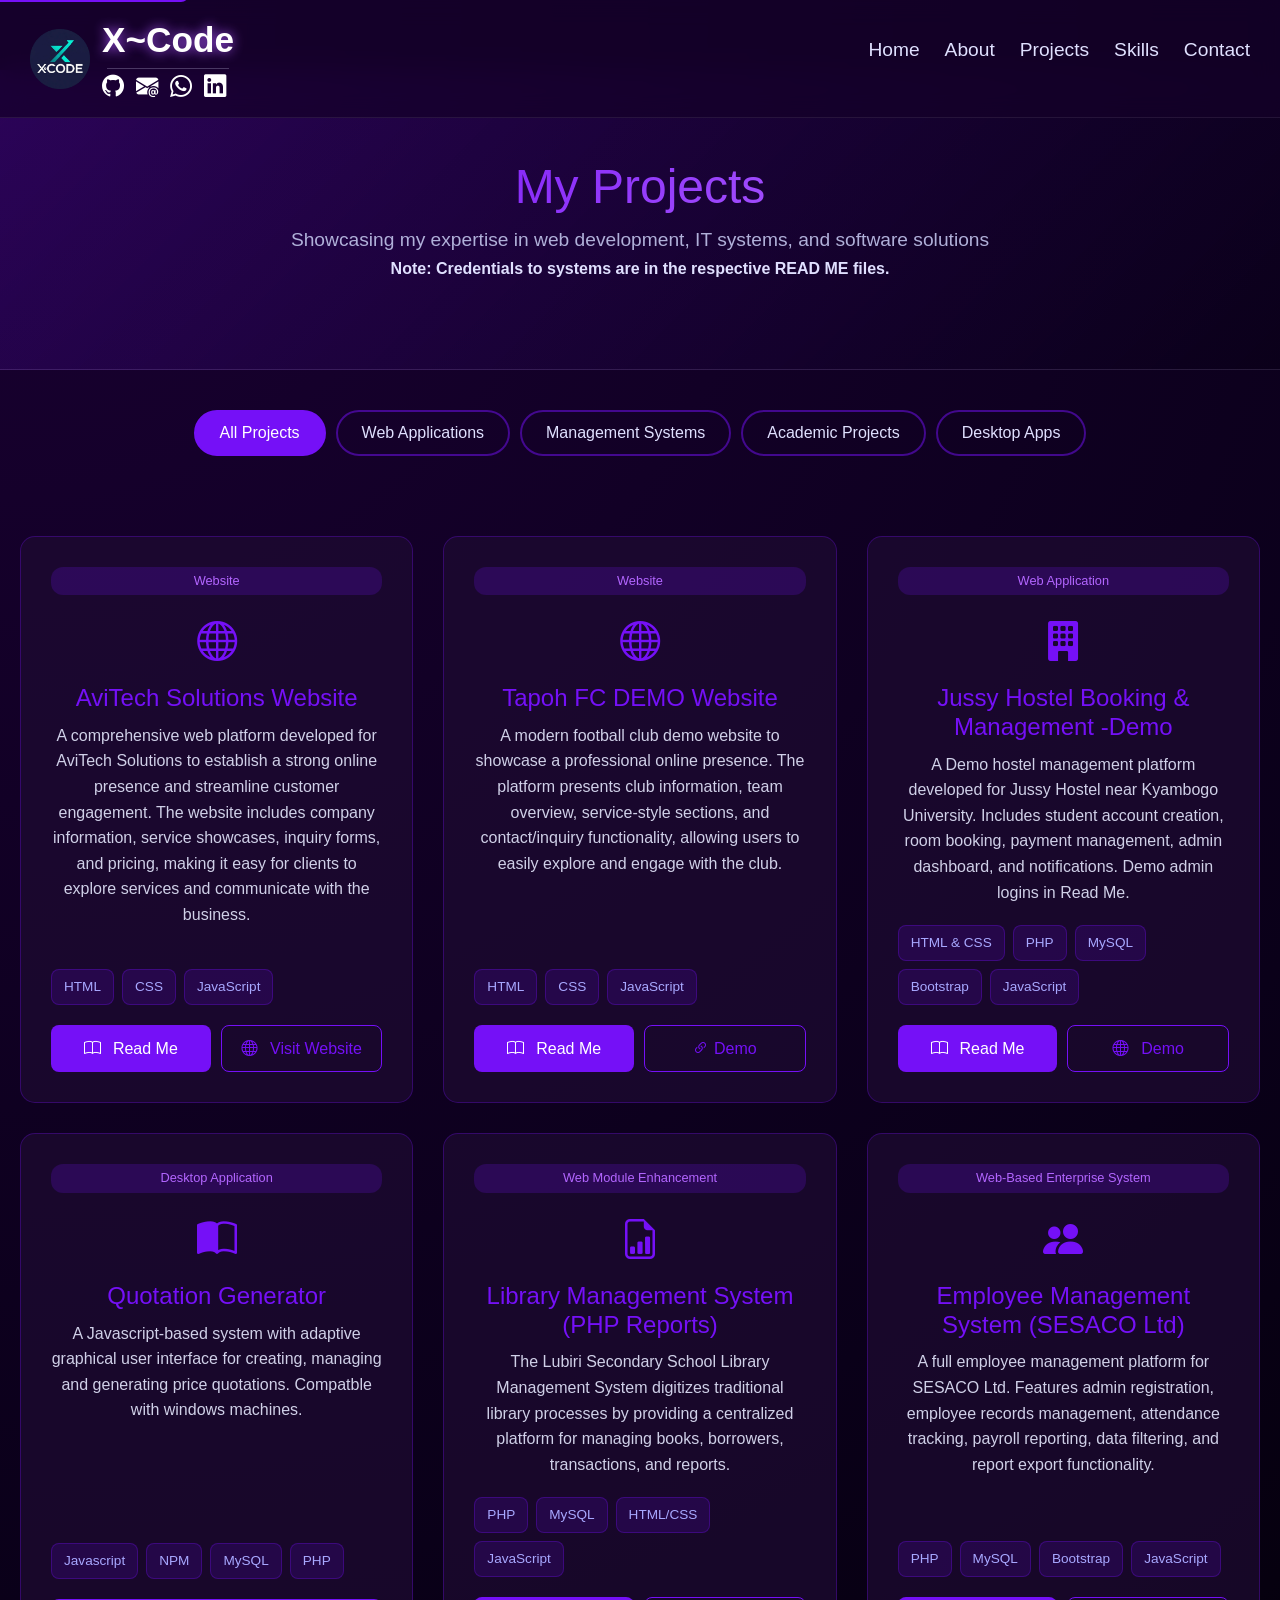
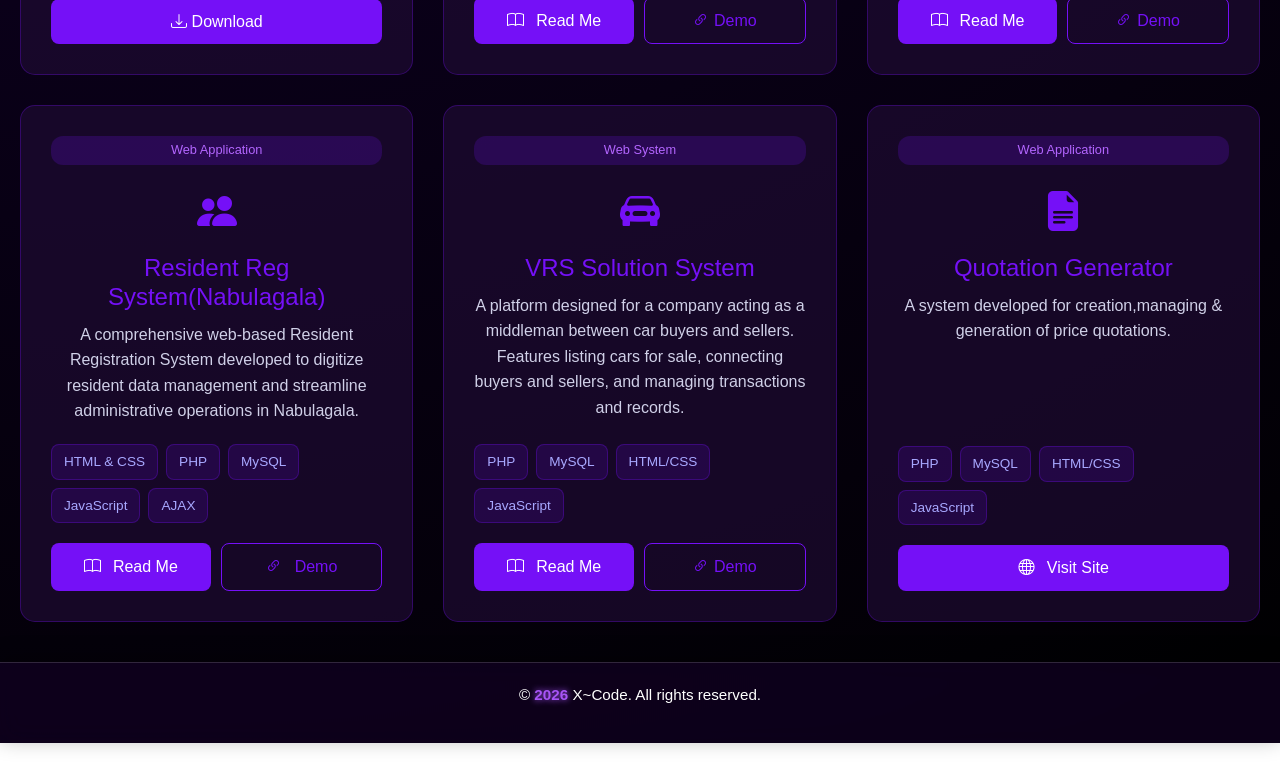
<file: projects.html>
<!DOCTYPE html>
<html lang="en">
<head>

    
    <!-- Google tag (gtag.js) -->
    <script async src="https://www.googletagmanager.com/gtag/js?id=G-0XFN2DS1DX"></script>
    <script>
    window.dataLayer = window.dataLayer || [];
    function gtag(){dataLayer.push(arguments);}
    gtag('js', new Date());

    gtag('config', 'G-0XFN2DS1DX');
    </script>


    <meta charset="UTF-8" />
    <meta http-equiv="X-UA-Compatible" content="IE=edge" />
    <meta name="viewport" content="width=device-width, initial-scale=1, shrink-to-fit=no" />
    <title>Projects – X~Code Portfolio</title>
    <meta name="description" content="Explore the projects of Okiror Allan Etwalu (X~Code). View portfolio of web applications, IT systems, and software development projects." />
    <meta name="keywords" content="Projects, Portfolio, Web Applications, Software Development, IT Systems, Django, PHP, React.js, X~Code" />
    <meta name="author" content="(X~Code)" />
    <meta name="robots" content="index, follow" />

    <meta property="og:title" content="Okiror Allan Etwalu (X~Code) – Web & Software Developer, Network, Security & Biometric Systems Technician" />
    <meta property="og:type" content="website" />
    <meta property="og:url" content="https://xcode-avitech.github.io/xcode-programmer/" />
    <meta property="og:image" content="https://xcode-avitech.github.io/xcode-programmer/images/logo1.png" />
    <meta property="og:description" content="My Portfolio (X~Code), showcasing software development projects and IT expertise." />
    <meta property="og:site_name" content="X~Code Portfolio" />
    
    <meta name="twitter:glass-card" content="summary_large_image" />
    <meta name="twitter:title" content="Okiror Allan Etwalu (X~Code) – Web & Software Developer, Network, Security & Biometric Systems Technician" />
    <meta name="twitter:description" content="Explore the portfolio of Okiror Allan Etwalu (X~Code) – Web & Software Developer, Network, Security & Biometric Systems Technician" />
    <meta name="twitter:image" content="" />
    <meta name="twitter:site" content="@XCode_Prog" />
    <link rel="shortcut icon" href="https://xcode-avitech.github.io/xcode-programmer/images/logo1.png" type="image/png">
    <link rel="icon" href="./images/logo1.png" type="image/png">
    
    <link rel="preconnect" href="https://cdn.jsdelivr.net" crossorigin />
    <link href="https://cdn.jsdelivr.net/npm/bootstrap@5.3.0/dist/css/bootstrap.min.css" rel="stylesheet" />
    <link href="https://cdn.jsdelivr.net/npm/bootstrap-icons@1.10.5/font/bootstrap-icons.css" rel="stylesheet" />
    <link href="https://unpkg.com/boxicons@2.1.4/css/boxicons.min.css" rel="stylesheet">
    <link href="https://cdn.jsdelivr.net/npm/aos@2.3.4/dist/aos.css" rel="stylesheet" />
    <link rel="stylesheet" href="./css/style.css">
    <link rel="stylesheet" href="./css/screen.css">
    <!-- JSON-LD Structured Data for SEO -->
    <script type="application/ld+json">
      {
        "@context": "https://schema.org",
        "@type": "Person",
        "name": "Okiror Allan Etwalu",
        "url": "https://xcode-avitech.github.io/xcode-programmer/",
        "sameAs": [
          "https://github.com/XCode-AviTech",
          "https://www.linkedin.com/in/okiror-allan-etwalu-07251a355",
          "https://x.com/XCode_Prog",
          "https://wa.me/256761275942"
        ],
        "jobTitle": "Web & Software Developer, Network, Security & Biometric Systems Technician",
        "image": "https://xcode-avitech.github.io/xcode-programmer/images/logo1.png",
        "email": "mailto:xcodeprogrammer@hotmail.com",
        "description": "Okiror Allan Etwalu (X~Code) is a passionate software and web developer and security and network systems technician with certification in camera and networks and administration systems."
      }
    </script>
    <script src="./script.js" defer></script>

    <style>
        /* Projects Page Specific Styles */
        .projects-hero {
            background: linear-gradient(135deg, rgba(117, 16, 247, 0.2) 0%, rgba(10, 0, 25, 0.8) 100%);
            padding: 60px 20px;
            text-align: center;
            border-bottom: 1px solid rgba(255, 255, 255, 0.1);
            min-height: 300px;
            display: flex;
            align-items: center;
            justify-content: center;
        }

        .projects-hero h1 {
            font-size: 3rem;
            margin-bottom: 10px;
            background: linear-gradient(135deg, #7510f7, #b366ff);
            -webkit-background-clip: text;
            -webkit-text-fill-color: transparent;
            background-clip: text;
        }

        .projects-hero p {
            font-size: 1.2rem;
            color: #b0b0d9;
            margin: 0;
        }

        .filter-section {
            display: flex;
            gap: 10px;
            justify-content: center;
            flex-wrap: wrap;
            margin: 40px 0;
            padding: 0 20px;
        }

        .filter-btn {
            padding: 8px 24px;
            border: 2px solid rgba(117, 16, 247, 0.5);
            background: transparent;
            color: #e0e0ff;
            border-radius: 25px;
            cursor: pointer;
            transition: all 0.3s ease;
            font-weight: 500;
        }

        .filter-btn:hover,
        .filter-btn.active {
            background: #7510f7;
            border-color: #7510f7;
            color: white;
        }

        .projects-container {
            display: grid;
            grid-template-columns: repeat(auto-fill, minmax(350px, 1fr));
            gap: 30px;
            padding: 40px 20px;
            max-width: 1400px;
            margin: 0 auto;
        }

        .project-card {
            background: rgba(30, 10, 50, 0.7);
            border: 1px solid rgba(117, 16, 247, 0.3);
            border-radius: 15px;
            padding: 30px;
            transition: all 0.3s ease;
            display: flex;
            flex-direction: column;
            position: relative;
            overflow: hidden;
        }

        .project-card::before {
            content: '';
            position: absolute;
            top: 0;
            left: -100%;
            width: 100%;
            height: 100%;
            background: linear-gradient(90deg, transparent, rgba(117, 16, 247, 0.1), transparent);
            transition: left 0.5s ease;
        }

        .project-card:hover::before {
            left: 100%;
        }

        .project-card:hover {
            transform: translateY(-8px);
            border-color: #7510f7;
            box-shadow: 0 10px 30px rgba(117, 16, 247, 0.2);
        }

        .project-card h3 {
            color: #7510f7;
            font-size: 1.5rem;
            margin-bottom: 10px;
        }

        .project-card .category {
            display: inline-block;
            font-size: 0.8rem;
            color: #b366ff;
            background: rgba(117, 16, 247, 0.2);
            padding: 4px 12px;
            border-radius: 12px;
            margin-bottom: 15px;
        }

        .project-card p {
            color: #d0d0e8;
            margin-bottom: 20px;
            flex-grow: 1;
        }

        .tech-stack {
            display: flex;
            flex-wrap: wrap;
            gap: 8px;
            margin-bottom: 20px;
        }

        .tech-tag {
            font-size: 0.85rem;
            background: rgba(117, 16, 247, 0.15);
            color: #a8a8ff;
            padding: 6px 12px;
            border-radius: 8px;
            border: 1px solid rgba(117, 16, 247, 0.3);
        }

        .project-links {
            display: flex;
            gap: 10px;
            margin-top: auto;
        }

        .project-links a {
            flex: 1;
            padding: 10px;
            border-radius: 8px;
            text-align: center;
            text-decoration: none;
            transition: all 0.3s ease;
            font-weight: 500;
            display: flex;
            align-items: center;
            justify-content: center;
            gap: 5px;
        }

        .btn-primary-custom {
            background: #7510f7;
            color: white;
        }

        .btn-primary-custom:hover {
            background: #9533ff;
            color: white;
        }

        .btn-secondary-custom {
            background: transparent;
            color: #7510f7;
            border: 1px solid #7510f7;
        }

        .btn-secondary-custom:hover {
            background: #7510f7;
            color: white;
        }

        .empty-state {
            text-align: center;
            padding: 60px 20px;
            color: #b0b0d9;
        }

        .empty-state i {
            font-size: 4rem;
            margin-bottom: 20px;
            color: #7510f7;
        }

        @media (max-width: 768px) {
            .projects-hero h1 {
                font-size: 2rem;
            }

            .projects-container {
                grid-template-columns: 1fr;
                padding: 20px 15px;
            }

            .filter-section {
                margin: 30px 0;
            }
        }
    </style>
</head>
<body>
    <!-- Skip to Main Content Link -->
    <a href="#main-content" class="skip-to-content">Skip to main content</a>

    <header>
    <nav id="navbar" class="navbar" aria-label="Main navigation">
      <div class="logo d-flex align-items-center">
        <img src="./images/logo1.png" alt="X~Code Logo">
        <div class="info">
          <a class="navbar-brand" href="index.html">X~Code</a>
          <hr class="divider" aria-hidden="true">
          <div class="social d-flex" aria-label="Social media links">
            <a href="https://github.com/XCode-AviTech" target="_blank" rel="noopener noreferrer" title="View Github"><i class="bi bi-github" aria-hidden="true"></i></a>
            <a href="mailto:xcodeprogrammer@hotmail.com" title="Email Me"><i class="bi bi-envelope-at-fill" aria-hidden="true"></i></a>
            <a href="https://wa.me/256761275942" target="_blank" rel="noopener noreferrer" title="WhatsApp Me"><i class="bi bi-whatsapp" aria-hidden="true"></i></a>
            <a href="https://www.linkedin.com/in/okiror-allan-etwalu-07251a355" target="_blank" rel="noopener noreferrer" title="LinkedIn Profile"><i class="bi bi-linkedin" aria-hidden="true"></i></a>
          </div>
        </div>
      </div>

      <button id="menu-btn" class="toggle" onclick="openMenu()" title="Open Menu">
        <i class="bi bi-list"></i>
      </button>

      <button id="close-btn" class="toggle" onclick="closeMenu()" title="Close Menu">
        <i class="bi bi-x"></i>
      </button>
     
      <ul class="nav-items" id="navbarNav">
        <li class="nav-item"><a class="nav-link" href="index.html">Home</a></li>
        <li class="nav-item"><a class="nav-link" href="index.html#about">About</a></li>
        <li class="nav-item"><a class="nav-link active" href="projects.html">Projects</a></li>
        <li class="nav-item"><a class="nav-link" href="index.html#skills">Skills</a></li>
        <li class="nav-item"><a class="nav-link" href="index.html#contact">Contact</a></li>
      </ul>
    </nav>
    </header>

    <main id="main-content">
        <!-- Hero Section -->
        <section class="projects-hero">
            <div>
                <h1>My Projects</h1>
                <p>Showcasing my expertise in web development, IT systems, and software solutions</p>
                <b class="mute">Note: Credentials to systems are in the respective READ ME files.</b>
            </div>
        </section>

        <!-- Filter Section -->
        <section class="filter-section">
            <button class="filter-btn active" data-filter="all">All Projects</button>
            <button class="filter-btn" data-filter="web">Web Applications</button>
            <button class="filter-btn" data-filter="system">Management Systems</button>
            <button class="filter-btn" data-filter="academic">Academic Projects</button>
            <button class="filter-btn" data-filter="desktop">Desktop Apps</button>
        </section>

        <!-- Projects Grid -->
        <section class="projects-container" data-aos="fade-up">
            
            <!-- AviTech Solutions Website -->
            <article class="project-card" data-category="web">
                <span class="category">Website</span>
                <i class="bi bi-globe" style="font-size: 2.5rem; color: #7510f7; margin-bottom: 10px;"></i>
                <h3>AviTech Solutions Website</h3>
                <p>A comprehensive web platform developed for AviTech Solutions to establish a strong online presence and streamline customer engagement. The website includes company information, service showcases, inquiry forms, and pricing, making it easy for clients to explore services and communicate with the business.</p>
                <div class="tech-stack">
                    <span class="tech-tag">HTML</span>
                    <span class="tech-tag">CSS</span>
                    <span class="tech-tag">JavaScript</span>
                </div>
                 <div class="project-links">
                     <a href="https://xcode-avitech.github.io/AviTech-Solutions/README.md" target="_blank" rel="noopener noreferrer" class="btn-primary-custom">
                        <i class="bi bi-book me-2"></i>Read Me
                    </a>
                    <a href="https://xcode-avitech.github.io/AviTech-Solutions/" target="_blank" rel="noopener noreferrer" class="btn-secondary-custom">
                        <i class="bi bi-globe me-2"></i>Visit Website
                    </a>
                </div>
            </article>

            
            <!-- Tapoh FC DEMO Website -->
            <article class="project-card" data-category="web">
                <span class="category">Website</span>
                <i class="bi bi-globe" style="font-size: 2.5rem; color: #7510f7; margin-bottom: 10px;"></i>
                <h3>Tapoh FC DEMO Website</h3>
                <p>
                    A modern football club demo website to showcase a professional online presence.
                    The platform presents club information, team overview, service-style sections, and contact/inquiry functionality,
                    allowing users to easily explore and engage with the club.
                </p>
                <div class="tech-stack">
                    <span class="tech-tag">HTML</span>
                    <span class="tech-tag">CSS</span>
                    <span class="tech-tag">JavaScript</span>
                </div>
                 <div class="project-links">
                     <a href="https://xcode-avitech.github.io/Tapoh-Fc/README.md" target="_blank" rel="noopener noreferrer" class="btn-primary-custom">
                        <i class="bi bi-book me-2"></i>Read Me
                    </a>
                    <a href="https://xcode-avitech.github.io/Tapoh-Fc/" target="_blank" rel="noopener noreferrer" class="btn-secondary-custom">
                        <i class="bi bi-link-45deg"></i>Demo
                    </a>
                </div>
            </article>

            <!-- Jussy Hostel Booking and Management System -->
            <article class="project-card" data-category="web">
                <span class="category">Web Application</span>
                <i class="bi bi-building-fill" style="font-size: 2.5rem; color: #7510f7; margin-bottom: 10px;"></i>
                <h3>Jussy Hostel Booking & Management -Demo</h3>
                <p>A Demo hostel management platform developed for Jussy Hostel near Kyambogo University. Includes student account creation, room booking, payment management, admin dashboard, and notifications. Demo admin logins in Read Me.</p>
                <div class="tech-stack">
                    <span class="tech-tag">HTML & CSS</span>
                    <span class="tech-tag">PHP</span>
                    <span class="tech-tag">MySQL</span>
                    <span class="tech-tag">Bootstrap</span>
                    <span class="tech-tag">JavaScript</span>
                </div>
                <div class="project-links">
                    <a href="https://hostel.unaux.com/readme.md" target="_blank" rel="noopener noreferrer" class="btn-primary-custom">
                        <i class="bi bi-book me-2"></i>Read Me
                    </a>
                    <a href="https://hostel.unaux.com" class="btn-secondary-custom">
                        <i class="bi bi-globe me-2"></i>Demo
                    </a>
                </div>
            </article>

            <!-- Quotation Generator -->
            <article class="project-card" data-category="desktop">
                <span class="category">Desktop Application</span>
                <i class="bi bi-book-half" style="font-size: 2.5rem; color: #7510f7; margin-bottom: 10px;"></i>
                <h3>Quotation Generator</h3>
                <p>A Javascript-based system with adaptive graphical user interface for creating, managing and generating price quotations. Compatble with windows machines.</p>
                <div class="tech-stack">
                    <span class="tech-tag">Javascript</span>
                    <span class="tech-tag">NPM</span>
                    <span class="tech-tag">MySQL</span>
                    <span class="tech-tag">PHP</span>
                </div>
                <div class="project-links">
                    <a href="https://drive.google.com/file/d/1L1x8s_Cf7vyI4SuR5k2rFulet_l35c-X/view?usp=drive_link" target="_blank" rel="noopener noreferrer" class="btn-primary-custom">
                        <i class="bi bi-download"></i> Download
                    </a>
                </div>
            </article>

            <!-- Library Management System -->
            <article class="project-card" data-category="system">
                <span class="category">Web Module Enhancement</span>
                <i class="bi bi-file-earmark-bar-graph" style="font-size: 2.5rem; color: #7510f7; margin-bottom: 10px;"></i>
                <h3>Library Management System (PHP Reports)</h3>
                <p>The Lubiri Secondary School Library Management System digitizes traditional library processes by providing a centralized platform for managing books, borrowers, transactions, and reports.
</p>
                <div class="tech-stack">
                    <span class="tech-tag">PHP</span>
                    <span class="tech-tag">MySQL</span>
                    <span class="tech-tag">HTML/CSS</span>
                    <span class="tech-tag">JavaScript</span>
                </div>
                <div class="project-links">
                    <a href="https://library.unaux.com/readme.md" target="_blank" rel="noopener noreferrer" class="btn-primary-custom">
                        <i class="bi bi-book me-2"></i>Read Me
                    </a>
                    <a href="https://library.unaux.com" class="btn-secondary-custom">
                        <i class="bi bi-link-45deg"></i>Demo
                    </a>
                </div>
            </article>

            <!-- Employee Management System (SESACO Ltd) -->
            <article class="project-card" data-category="system">
                <span class="category">Web-Based Enterprise System</span>
                <i class="bi bi-people-fill" style="font-size: 2.5rem; color: #7510f7; margin-bottom: 10px;"></i>
                <h3>Employee Management System (SESACO Ltd)</h3>
                <p>A full employee management platform for SESACO Ltd. Features admin registration, employee records management, attendance tracking, payroll reporting, data filtering, and report export functionality.</p>
                <div class="tech-stack">
                    <span class="tech-tag">PHP</span>
                    <span class="tech-tag">MySQL</span>
                    <span class="tech-tag">Bootstrap</span>
                    <span class="tech-tag">JavaScript</span>
                </div>
                <div class="project-links">
                    <a href="https://sesaco.unaux.com/readme.md" target="_blank" rel="noopener noreferrer" class="btn-primary-custom">
                        <i class="bi bi-book me-2"></i>Read Me
                    </a>
                    <a href="https://sesaco.unaux.com" class="btn-secondary-custom">
                        <i class="bi bi-link-45deg"></i>Demo
                    </a>
                </div>
            </article>

            <!-- Resident Reg System(Nabulagala) -->
            <article class="project-card" data-category="web">
                <span class="category">Web Application</span>
                <i class="bi bi-people-fill" style="font-size: 2.5rem; color: #7510f7; margin-bottom: 10px;"></i>
                <h3>Resident Reg System(Nabulagala)</h3>
                <p> A comprehensive web-based Resident Registration System developed to digitize resident data management and 
                    streamline administrative operations in Nabulagala.</p>
                <div class="tech-stack">
                    <span class="tech-tag">HTML & CSS</span>
                    <span class="tech-tag">PHP</span>
                    <span class="tech-tag">MySQL</span>
                    <span class="tech-tag">JavaScript</span>
                    <span class="tech-tag">AJAX</span>
                </div>
                <div class="project-links">
                    <a href="https://rrs.unaux.com/readme.md" target="_blank" rel="noopener noreferrer" class="btn-primary-custom">
                        <i class="bi bi-book me-2"></i>Read Me
                    </a>
                    <a href="https://rrs.unaux.com" target="_blank" rel="noopener noreferrer" class="btn-secondary-custom">
                        <i class="bi bi-link-45deg me-2"></i>Demo
                    </a>
                </div>
            </article>

            <!-- VRS Solution System (Car Marketplace Platform) -->
            <article class="project-card" data-category="web">
                <span class="category">Web System</span>
                <i class="bi bi-car-front-fill" style="font-size: 2.5rem; color: #7510f7; margin-bottom: 10px;"></i>
                <h3>VRS Solution System</h3>
                <p>A platform designed for a company acting as a middleman between car buyers and sellers. Features listing cars for sale, connecting buyers and sellers, and managing transactions and records.</p>
                <div class="tech-stack">
                    <span class="tech-tag">PHP</span>
                    <span class="tech-tag">MySQL</span>
                    <span class="tech-tag">HTML/CSS</span>
                    <span class="tech-tag">JavaScript</span>
                </div>
                <div class="project-links">
                    <a href="https://vrsoln.unaux.com/readme.md" target="_blank" rel="noopener noreferrer" class="btn-primary-custom">
                        <i class="bi bi-book me-2"></i>Read Me
                    </a>
                    <a href="https://vrsoln.unaux.com" class="btn-secondary-custom">
                        <i class="bi bi-link-45deg"></i> Demo
                    </a>
                </div>
            </article>

            <!-- Quotation generator -->
            <article class="project-card" data-category="web">
                <span class="category">Web Application</span>
                <i class="bi bi-file-earmark-text-fill" style="font-size: 2.5rem; color: #7510f7; margin-bottom: 10px;"></i>
                <h3>Quotation Generator</h3>
                <p>A system developed for creation,managing & generation of price quotations.</p>
                <div class="tech-stack">
                    <span class="tech-tag">PHP</span>
                    <span class="tech-tag">MySQL</span>
                    <span class="tech-tag">HTML/CSS</span>
                    <span class="tech-tag">JavaScript</span>
                </div>
                <div class="project-links">
                    <a href="https://quotationgenerator.unaux.com" target="_blank" rel="noopener noreferrer" class="btn-primary-custom">
                        <i class="bi bi-globe me-2"></i>Visit Site
                    </a>
                </div>
            </article>
        </section>
    </main>

    <footer>
        <p>&copy; <span id="year"></span> X~Code. All rights reserved.</p>
    </footer>

    <script src="https://cdn.jsdelivr.net/npm/bootstrap@5.3.0/dist/js/bootstrap.bundle.min.js" crossorigin="anonymous"></script>
    <script src="https://cdn.jsdelivr.net/npm/aos@2.3.4/dist/aos.js"></script>
    
    <script>
        // Initialize AOS
        AOS.init({
            duration: 800,
            easing: 'ease-in-out',
            once: true
        });

        // Project Filter Functionality
        const filterBtns = document.querySelectorAll('.filter-btn');
        const projectCards = document.querySelectorAll('.project-card');

        filterBtns.forEach(btn => {
            btn.addEventListener('click', () => {
                // Remove active class from all buttons
                filterBtns.forEach(b => b.classList.remove('active'));
                // Add active class to clicked button
                btn.classList.add('active');

                const filter = btn.getAttribute('data-filter');

                projectCards.forEach(card => {
                    if (filter === 'all' || card.getAttribute('data-category') === filter) {
                        card.style.display = 'block';
                        setTimeout(() => {
                            card.style.opacity = '1';
                            card.style.transform = 'scale(1)';
                        }, 10);
                    } else {
                        card.style.opacity = '0';
                        card.style.transform = 'scale(0.9)';
                        setTimeout(() => {
                            card.style.display = 'none';
                        }, 300);
                    }
                });
            });
        });

        // Update footer year
        document.getElementById('year').textContent = new Date().getFullYear();
    </script>
</body>
</html>
</file>
<file: css/style.css>
* {
  margin: 0;
  padding: 0;
  box-sizing: border-box;
}

/* Skip to Content Link */
.skip-to-content {
  position: absolute;
  top: -40px;
  left: 0;
  background: #7510f7;
  color: white;
  padding: 8px 16px;
  text-decoration: none;
  border-radius: 0 0 8px 0;
  z-index: 10000;
  font-weight: 600;
}

.skip-to-content:focus {
  top: 0;
}

html {
  scroll-behavior: smooth;
}

body {
  font-family: 'Segoe UI', Tahoma, Geneva, Verdana, sans-serif;
  background: radial-gradient(circle at top left, #1a0033, #0a0019 60%, #000 100%);
  color: #e0e0ff;
  line-height: 1.6;
  width: 100vw;
  overflow-x: hidden;
  padding-top: 70px;
}

/* Navbar Container */
.navbar {
  background: rgba(20, 0, 40, 0.7);
  -webkit-backdrop-filter: blur(12px);
  backdrop-filter: blur(12px);
  border-bottom: 1px solid rgba(255, 255, 255, 0.08);
  padding: 12px 30px;
  display: flex;
  align-items: center;
  justify-content: space-between;
  position: fixed;
  top: 0;
  width: 100%;
  z-index: 1000;
  transition: background 0.3s ease, padding 0.3s ease;
}

/* Logo Section */
.navbar .logo {
  display: flex;
  align-items: center;
  gap: 12px;
}

.navbar .logo img {
  height: 60px;
  width: 60px;
  border-radius: 8px;
}

/* Brand Name */
.navbar .navbar-brand {
  font-size: 2.2rem;
  font-weight: 700;
  color: #fff;
  text-decoration: none;
  text-shadow: 0 0 12px #a855f7;
  transition: 0.3s;
  padding: 0;
  margin: 0;
}

.navbar .navbar-brand:hover {
  color: #f0f;
  text-shadow: 0 0 15px #ff00ff;
}

hr.divider{
  margin: 0 5px;
  padding: 0;

}

/* Social Links */

.navbar .social{
  margin: 0;
  padding: 0;
  width: 100%;
  justify-content: space-between;
}

.navbar .social a {
  color: #fff;
  font-size: 1.4rem;
  margin-right: 8px;
  transition: color 0.3s, transform 0.3s;
}

.navbar .social a:hover {
  color: #a855f7;
  transform: scale(1.2);
}

/* Nav Links */
.navbar .nav-items {
  display: flex;
  gap: 25px;

  li{
    list-style: none;
  }
}

.navbar .nav-link{
  color: #e0e0ff;
  font-size: 1.2rem;
  font-weight: 500;
  position: relative;
  text-decoration: none;
  transition: 0.3s;
}

.navbar .nav-link::after {
  content: '';
  position: absolute;
  width: 0;
  height: 2px;
  bottom: -4px;
  left: 0;
  background-color: #a855f7;
  transition: width 0.3s ease;
}

.navbar .navbar-toggler:hover, .navbar .nav-link:hover {
  color: #a855f7;
}

.navbar .nav-link:hover::after {
  width: 100%;
}

.navbar .nav-link.active {
  color: #a855f7;
}

.navbar .nav-link.active::after {
  width: 100%;
}

.navbar .toggle{
  display: none;
  background: none;
  padding: 0 5px;
  border: 0.2px solid #e0e0ff;
  border-radius: 5px;
  color: #e0e0ff;
  transition: 0.3s ease-in-out;

  i{
    font-size: 1.6rem;
  }
}

.navbar .toggle:hover{
  color: #a855f7;
  border: 0.2px solid #a855f7;
}

/* Hero Section */
.hero {
  position: relative;
  width: 100%;
  min-height: 100vh;
  display: flex;
  align-items: center;
  justify-content: center;
  color: #fff;
  overflow: hidden;
  background: linear-gradient(135deg, #1a1a2e, #0d0d1a);
  padding: 20px;
  padding-top: 100px;
}

.hero-overlay {
  position: absolute;
  top: 0;
  left: 0;
  width: 100%;
  height: 100%;
  background: rgba(20, 0, 40, 0.5);
  -webkit-backdrop-filter: blur(8px);
  backdrop-filter: blur(8px);
  z-index: 1;
}

.hero-content {
  position: relative;
  z-index: 2;
  display: flex;
  flex-direction: column;
  align-items: center;
  width: 90%;
  text-align: center;
  padding: 40px 30px;
  background: linear-gradient(135deg, rgba(255,255,255,0.05), rgba(168,85,247,0.05));
  border-radius: 16px;
  height: 100%;
  animation: fadeIn 1s ease forwards;
  box-shadow: 0 8px 30px rgba(0, 0, 0, 0.3);
  -webkit-backdrop-filter: blur(12px);
  backdrop-filter: blur(12px);
  border: 1px solid rgba(255, 255, 255, 0.15);
}

.hero-content:hover {
  background: rgba(255, 255, 255, 0.08);
  box-shadow: 0 12px 40px rgba(168, 85, 247, 0.3);
}

.pic-glow {
  position: relative;
  width: 180px;
  height: 180px;
  border-radius: 50%;
  display: flex;
  align-items: center;
  justify-content: center;
  margin-bottom: 25px;
}

.pic-glow::before {
  content: '';
  position: absolute;
  inset: 0;
  border-radius: 50%;
  padding: 5px;
  background: conic-gradient(#a855f7, #ff00ff, #a855f7, #ff00ff);
  z-index: -1;
  animation: rotateGlow 3s linear infinite;
  filter: blur(8px);
}

.pic-wrap {
  width: 100%;
  height: 100%;
  border-radius: 50%;
  overflow: hidden;
  background: rgba(255,255,255,0.05);
}

.profile-pic {
  width: 100%;
  height: 100%;
  object-fit: fill;
  border-radius: 50%;
  display: block;
}

.hero-content h1 {
  font-size: 2.8rem;
  font-weight: 700;
  margin-bottom: 10px;
  text-shadow: 0 0 12px #a855f7;
}

.hero-content h2 {
  font-size: 1.6rem;
  font-weight: 500;
  margin-bottom: 20px;
  color: #ddd;
  text-shadow: 0 0 10px #a855f7;
}

.hero-content .tagline {
  font-size: 1.2rem;
  line-height: 1.8;
  max-width: 700px;
  margin-bottom: 30px;
  color: #ccc;
}

.hero-content .buttons {
  display: flex;
  gap: 20px;
  justify-content: center;
  flex-wrap: wrap;
}

.hero-content .btn {
  display: flex;
  align-items: center;
  gap: 10px;
  padding: 12px 25px;
  font-weight: 600;
  border-radius: 14px;
  border: 0.2px solid transparent;
  text-decoration: none;
  transition: 0.3s ease;
  -webkit-backdrop-filter: blur(6px);
  backdrop-filter: blur(6px);
  background: rgba(255,255,255,0.05);
  border-color: #d5aefa;
  color: #fff;
  box-shadow: 0 4px 25px rgba(168,85,247,0.3);
}

.hero-content .btn:hover {
  background: rgba(168,85,247,0.3);
  border-color: #a855f7;
  transform: translateY(-3px);
  box-shadow: 0 8px 30px rgba(168,85,247,0.6);
}

@keyframes rotateGlow {
  0% { transform: rotate(0deg); }
  100% { transform: rotate(360deg); }
}

@keyframes fadeIn {
  from { opacity: 0; transform: translateY(20px); }
  to { opacity: 1; transform: translateY(0); }
}


/* Sections */

section {
  padding: 120px 20px 20px 20px;
  text-align: center;
  height: fit-content;
}

section h2 {
  font-size: 2rem;
  margin-bottom: 20px;
  color: #fff;
  text-shadow: 0 0 10px #7c3aed;
}

/* ===================== About Section ===================== */

.about {
  background: linear-gradient(135deg, #1a1a2e, #0d0d1a);
  color: #fff;
}

.about-container h2 {
  text-align: center;
  font-size: 2.5rem;
  margin-bottom: 50px;
  color: #a855f7;
  text-shadow: 0 0 10px #a855f7;
}

.about-container .row {
  display: flex;
  gap: 20px;
  flex-wrap: wrap;
  justify-content: center;

  .col {
    flex: 1;
  }

}

.about .glass-card, .about .glass-glass-card {
  background: rgba(255,255,255,0.05);
  -webkit-backdrop-filter: blur(12px);
  backdrop-filter: blur(12px);
  border-radius: 16px;
  width: 100%;
  padding: 25px 20px;
  margin-bottom: 20px;
  box-shadow: 0 8px 25px rgba(0,0,0,0.3);
  border: 1px solid rgba(255,255,255,0.15);
  transition: transform 0.3s ease, box-shadow 0.3s ease, border-color 0.3s ease;
}

.about .glass-card:hover, .about .glass-glass-card:hover {
  transform: translateY(-5px);
  box-shadow: 0 12px 35px rgba(168,85,247,0.4);
  border-color: rgba(168,85,247,0.25);
}

.about .glass-card-header, .about .glass-glass-card h4 {
  display: flex;
  align-items: center;
  gap: 10px;
  font-size: 1.2rem;
  font-weight: 600;
  color: #a855f7;
  margin-bottom: 15px;
}

.about .glass-card-header i, .about .glass-glass-card h4 i {
  font-size: 1.5rem;
}

.about .glass-card-body, .about .glass-glass-card p {
  font-size: 1rem;
  line-height: 1.6;
  color: #ddd;
}

.about .glass-glass-card hr {
  border: 0;
  height: 1px;
  background: rgba(168,85,247,0.4);
  margin: 15px 0;
}

.about .training-cards {
  display: flex;
  flex-wrap: wrap;
  gap: 15px;
  margin-top: 15px;
  justify-content: center;
}

.about .training-card {
  flex: 1 1 200px;
  background: rgba(255,255,255,0.07);
  -webkit-backdrop-filter: blur(8px);
  backdrop-filter: blur(8px);
  border-radius: 12px;
  padding: 15px;
  text-align: center;
  box-shadow: 0 6px 20px rgba(0,0,0,0.25);
  transition: transform 0.3s ease, box-shadow 0.3s ease, border-color 0.3s ease;
  border: 1px solid rgba(255,255,255,0.12);
}

.about .training-card:hover {
  transform: translateY(-5px);
  box-shadow: 0 10px 30px rgba(168,85,247,0.35);
  border-color: rgba(168,85,247,0.25);
}

.about .training-card i {
  font-size: 2rem;
  color: #a855f7;
  margin-bottom: 10px;
}

.about .training-card h5 {
  font-size: 1.1rem;
  margin-bottom: 8px;
  color: #fff;
}

.about .training-card p {
  font-size: 0.95rem;
  color: #ccc;
  line-height: 1.4;
}

.about .choose-me-cards {
  display: flex;
  flex-wrap: wrap;
  gap: 15px;
  margin-top: 15px;
  justify-content: center;
}

.about .choose-me-card {
  flex: 1 1 200px;
  background: rgba(255,255,255,0.07);
  -webkit-backdrop-filter: blur(8px);
  backdrop-filter: blur(8px);
  border-radius: 12px;
  padding: 15px;
  text-align: center;
  box-shadow: 0 6px 20px rgba(0,0,0,0.25);
  transition: transform 0.3s ease, box-shadow 0.3s ease, border-color 0.3s ease;
  border: 1px solid rgba(255,255,255,0.12);
}

.about .choose-me-card:hover {
  transform: translateY(-5px);
  box-shadow: 0 10px 30px rgba(168,85,247,0.35);
  border-color: rgba(168,85,247,0.25);
}

.about .choose-me-card i {
  font-size: 2rem;
  color: #a855f7;
  margin-bottom: 10px;
}

.about .choose-me-card h5 {
  font-size: 1.1rem;
  margin-bottom: 8px;
  color: #fff;
}

.about .choose-me-card p {
  font-size: 0.95rem;
  color: #ccc;
  line-height: 1.4;
}

/* ===================== Projects Section ===================== */

#projects {
  background: linear-gradient(135deg, #0d0d1a, #1a1a2e);
  color: #fff;
  height: 100vh;
}

#projects h2 {
  text-align: center;
  font-size: 2.5rem;
  margin-bottom: 50px;
  color: #a855f7;
  text-shadow: 0 0 10px #a855f7;
}

.project-list {
  display: flex;
  flex-wrap: wrap;
  gap: 20px;
  justify-content: center;
}

.project-glass-card {
  background: rgba(255,255,255,0.05);
  -webkit-backdrop-filter: blur(12px);
  backdrop-filter: blur(12px);
  border-radius: 16px;
  padding: 25px 20px;
  width: 300px;
  box-shadow: 0 8px 25px rgba(0,0,0,0.3);
  border: 1px solid rgba(255,255,255,0.15);
  transition: transform 0.3s ease, box-shadow 0.3s ease, border-color 0.3s ease;
}

.project-glass-card:hover {
  transform: translateY(-5px);
  box-shadow: 0 12px 35px rgba(168,85,247,0.4);
  border-color: rgba(168,85,247,0.25);
}

.project-header {
  display: flex;
  align-items: center;
  gap: 10px;
  margin-bottom: 15px;
  color: #a855f7;
}

.project-header i {
  font-size: 1.5rem;
}

.project-glass-card h3 {
  font-size: 1.2rem;
  color: #fff;
  margin: 0;
}

.project-glass-card p {
  font-size: 0.95rem;
  color: #ccc;
  margin: 10px 0 15px 0;
  line-height: 1.5;
}

.project-glass-card a {
  display: inline-flex;
  align-items: center;
  gap: 5px;
  color: #fff;
  text-decoration: none;
  font-weight: 500;
  transition: 0.3s ease;
}

.project-glass-card a:hover {
  color: #a855f7;
}

.project-glass-card a i {
  font-size: 1rem;
}

.project-glass-card.more-projects {
  position: relative;
  background: rgba(255,255,255,0.05);
  -webkit-backdrop-filter: blur(12px);
  backdrop-filter: blur(12px);
  border-radius: 16px;
  border: 1px solid rgba(255,255,255,0.15);
  padding: 40px 25px;
  display: flex;
  flex-direction: column;
  align-items: center;
  justify-content: center;
  gap: 20px;
  text-align: center;
  box-shadow: 0 6px 25px rgba(0,0,0,0.25);
  cursor: pointer;
  overflow: hidden;
  transition: transform 0.3s ease, box-shadow 0.3s ease;
}

.project-glass-card.more-projects:hover {
  transform: translateY(-6px);
  box-shadow: 0 12px 40px rgba(168,85,247,0.5);
}

.project-glass-card.more-projects .project-header i {
  font-size: 2.8rem;
  color: #a855f7;
  transition: transform 0.3s ease;
}

.project-glass-card.more-projects:hover .project-header i {
  transform: rotate(20deg);
}

.project-glass-card.more-projects .project-header h3 {
  font-size: 1.4rem;
  margin: 0;
  color: #fff;
  text-shadow: 0 0 6px #a855f7;
}

.project-glass-card.more-projects a {
  display: flex;
  align-items: center;
  gap: 8px;
  font-weight: 600;
  color: #fff;
  text-decoration: none;
  transition: color 0.3s ease;
}

.project-glass-card.more-projects a i {
  font-size: 1.5rem;
  transition: color 0.3s ease;
}

.project-glass-card.more-projects:hover a,
.project-glass-card.more-projects:hover a i {
  color: #a855f7;
}

/* ===================== Skills Section ===================== */

#skills {
  background: linear-gradient(135deg, #0d0d1a, #1a1a2e);
  color: #fff;
}

#skills h2 {
  text-align: center;
  font-size: 2.5rem;
  margin-bottom: 50px;
  color: #a855f7;
  text-shadow: 0 0 10px #a855f7;
}

.skills-grid {
  display: grid;
  grid-template-columns: repeat(auto-fit, minmax(280px, 1fr));
  gap: 25px;
  justify-items: center;
}

.skill {
  width: 100%;
  text-align: center;
}

.skill h3 {
  font-size: 1.5rem;
  margin-bottom: 20px;
  color: #fff;
  text-shadow: 0 0 8px #a855f7;
}

.glass-cards {
  display: flex;
  flex-wrap: wrap;
  gap: 15px;
  justify-content: center;
}

.glass-card {
  background: rgba(255,255,255,0.05);
  -webkit-backdrop-filter: blur(12px);
  backdrop-filter: blur(12px);
  border-radius: 16px;
  width: 120px;
  padding: 20px 15px;
  display: flex;
  flex-direction: column;
  align-items: center;
  box-shadow: 0 6px 20px rgba(0,0,0,0.25);
  border: 1px solid rgba(255,255,255,0.12);
  transition: transform 0.3s ease, box-shadow 0.3s ease, border-color 0.3s ease;
  cursor: default;
}

.glass-card:hover {
  transform: translateY(-5px);
  box-shadow: 0 10px 30px rgba(168,85,247,0.35);
  border-color: rgba(168,85,247,0.25);
}

.glass-card i {
  font-size: 2.2rem;
  color: #a855f7;
  margin-bottom: 10px;
}

.glass-card h4 {
  font-size: 1rem;
  color: #fff;
  text-align: center;
  line-height: 1.4;
}

/* ===================== Contact Section ===================== */

#contact {
  background: linear-gradient(135deg, #1a1a2e, #0d0d1a);
  color: #fff;
  text-align: center;
  height: 100vh;
}

#contact h2 {
  font-size: 2.5rem;
  margin-bottom: 20px;
  color: #a855f7;
  text-shadow: 0 0 10px #a855f7;
}

#contact p {
  font-size: 1.1rem;
  color: #ccc;
  max-width: 700px;
  margin: 0 auto 40px auto;
  line-height: 1.6;
}

.contact-icons {
  display: flex;
  justify-content: center;
  gap: 25px;
  flex-wrap: wrap;
}

.contact-icons a {
  display: flex;
  align-items: center;
  justify-content: center;
  width: 60px;
  height: 60px;
  background: rgba(255,255,255,0.05);
  -webkit-backdrop-filter: blur(12px);
  backdrop-filter: blur(12px);
  border-radius: 50%;
  border: 1px solid rgba(255,255,255,0.15);
  color: #fff;
  font-size: 1.8rem;
  transition: 0.3s ease;
  box-shadow: 0 6px 20px rgba(0,0,0,0.25);
}

.contact-icons a:hover {
  transform: translateY(-5px);
  box-shadow: 0 12px 35px rgba(168,85,247,0.4);
  border-color: rgba(168,85,247,0.25);
  color: #a855f7;
}

.contact-icons a.whatsapp:hover {
  color: #25D366; /* WhatsApp green */
  box-shadow: 0 12px 35px rgba(37,211,102,0.4);
  border-color: rgba(37,211,102,0.25);
}


/* ===================== Footer ===================== */

footer {
  text-align: center;
  padding: 20px 10px;
  background: rgba(20, 0, 40, 0.6);
  color: #fff;
  font-size: 0.95rem;
  -webkit-backdrop-filter: blur(12px);
  backdrop-filter: blur(12px);
  border-top: 1px solid rgba(255,255,255,0.15);
  box-shadow: 0 -4px 20px rgba(0,0,0,0.3);
}

footer span#year {
  font-weight: 600;
  color: #a855f7;
  text-shadow: 0 0 6px #a855f7;
}

footer a {
  color: #a855f7;
  text-decoration: none;
  transition: 0.3s ease;
}

footer a:hover {
  color: #fff;
  text-shadow: 0 0 8px #a855f7;
}
</file>
<file: css/screen.css>
/* ===== Responsive CSS ===== */

/* Extra small devices (phones, < 576px) */
@media screen and (min-width: 274px) and (max-width: 575px) {
  .navbar .logo img {
    width: 50px;
    height: 50px;
  }

  .navbar{
    padding: 10px;
    width: 100vw;
  }

  .navbar .logo .info{

    a{
      font-size: 1.6rem;
    }

    .social a{
      font-size: 1rem;
    }
  }

  .navbar .toggle{
    display: block;
    right: 8px;
  }

  .navbar #close-btn{
    display: none;
  }

  #navbarNav {
    display: none;
  }

  .hero {
    padding-top: 0px;

    .hero-content{
      width: 100%;
      padding: 20px 10px;
    }

    .hero-content:hover{
      box-shadow: none;
    }

    .pic-glow{
      width: 120px;
      height: 120px;
    }

    h1 {
      font-size: 1.4rem;
    }

    h2 {
      font-size: 1.2rem;
    }

    .tagline {
      font-size: 1rem;
      max-width: 300px;
    }
  }

  .hero .buttons {
    flex-direction: column;
    gap: 15px;
  }

  .skills-grid {
    flex-direction: column;
    gap: 25px;
  }

  .skill .cards {
    justify-content: center;
  }

  .project-list {
    grid-template-columns: 1fr;
    gap: 15px;
  }

  .contact-icons a {
    width: 50px;
    height: 50px;
    font-size: 1.8rem;
  }
}

/* Small devices (phones, 576px - 767px) */
@media screen and (min-width: 576px) and (max-width: 767px) {
  .hero h1 {
    font-size: 2.3rem;
  }

  .hero h2 {
    font-size: 1.4rem;
  }

  .tagline {
    max-width: 380px;
  }

  .pic-wrap {
    width: 150px;
    height: 150px;
  }

  .ring {
    width: 170px;
    height: 170px;
    top: -10px;
    left: -10px;
  }

  .skills-grid {
    flex-direction: column;
    gap: 30px;
  }

  .project-list {
    grid-template-columns: repeat(1, 1fr);
  }
}

/* Medium devices (tablets, 768px - 991px) */
@media screen and (min-width: 768px) and (max-width: 991px) {
  .hero h1 {
    font-size: 2.5rem;
  }

  .hero h2 {
    font-size: 1.45rem;
  }

  .tagline {
    max-width: 450px;
  }

  .pic-wrap {
    width: 160px;
    height: 160px;
  }

  .ring {
    width: 180px;
    height: 180px;
    top: -10px;
    left: -10px;
  }

  .skills-grid {
    flex-direction: row;
    flex-wrap: wrap;
    justify-content: center;
    gap: 30px;
  }

  .project-list {
    grid-template-columns: repeat(2, 1fr);
    gap: 20px;
  }

  .hero .buttons {
    gap: 20px;
  }
}

/* Large devices (desktops, 992px - 1199px) */
@media screen and (min-width: 992px) and (max-width: 1199px) {
  .hero h1 {
    font-size: 2.75rem;
  }

  .hero h2 {
    font-size: 1.5rem;
  }

  .tagline {
    max-width: 500px;
  }

  .skills-grid {
    flex-direction: row;
    flex-wrap: wrap;
    gap: 35px;
  }

  .project-list {
    grid-template-columns: repeat(3, 1fr);
  }
}

/* Extra large devices (desktops, 1200px and up) */
@media screen and (min-width: 1200px) {
  .hero h1 {
    font-size: 3rem;
  }

  .hero h2 {
    font-size: 1.6rem;
  }

  .tagline {
    max-width: 520px;
  }

  .skills-grid {
    flex-direction: row;
    gap: 40px;
  }

  .project-list {
    grid-template-columns: repeat(3, 1fr);
  }
}
</file>
